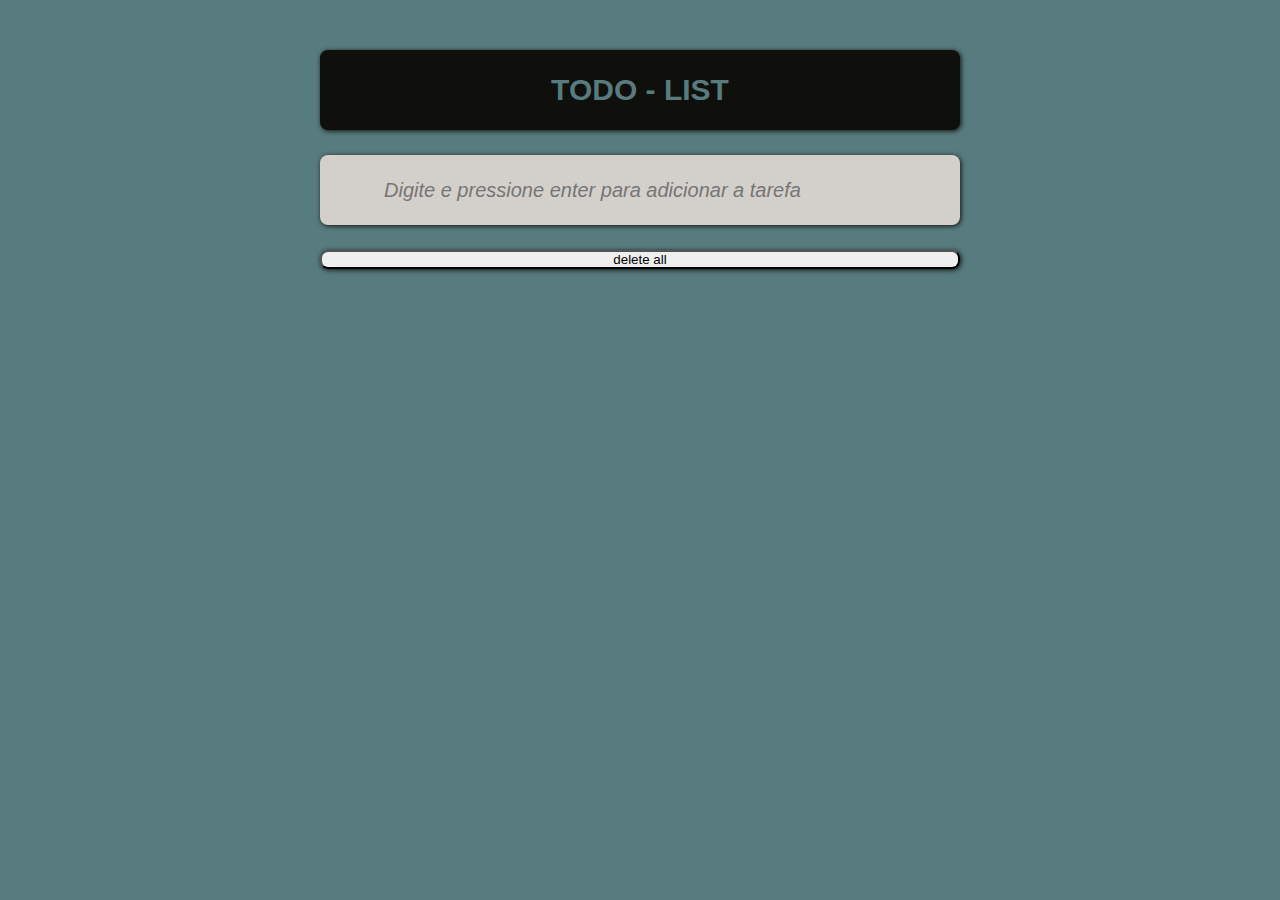
<file: Tolist/index.html>
<!DOCTYPE html>
<html lang="pt-br">
<head>
    <meta charset="UTF-10">
    <meta name="viewport" content="width=device-width, initial-scale=-1.0">
    <link rel="stylesheet" href="style.css">
    <title>todo-list</title>
</head>
<body>
    <div class="todo">
        <div class="todo__title">
            TODO - LIST
        </div>
        <div class="todo__new-item" id="newItem">
        
            <input type="text" placeholder="Digite e pressione enter para adicionar a tarefa">
            
        </div>
        <div class="delete__all" id='deleteAll'>
            <input type="button" value="delete all">
        </div>
            
        <div class="todo__list" id='todoList'>
        </div>

        
    </div>
    <script src="appLeticia.js"></script>

</body>
</html>
</file>
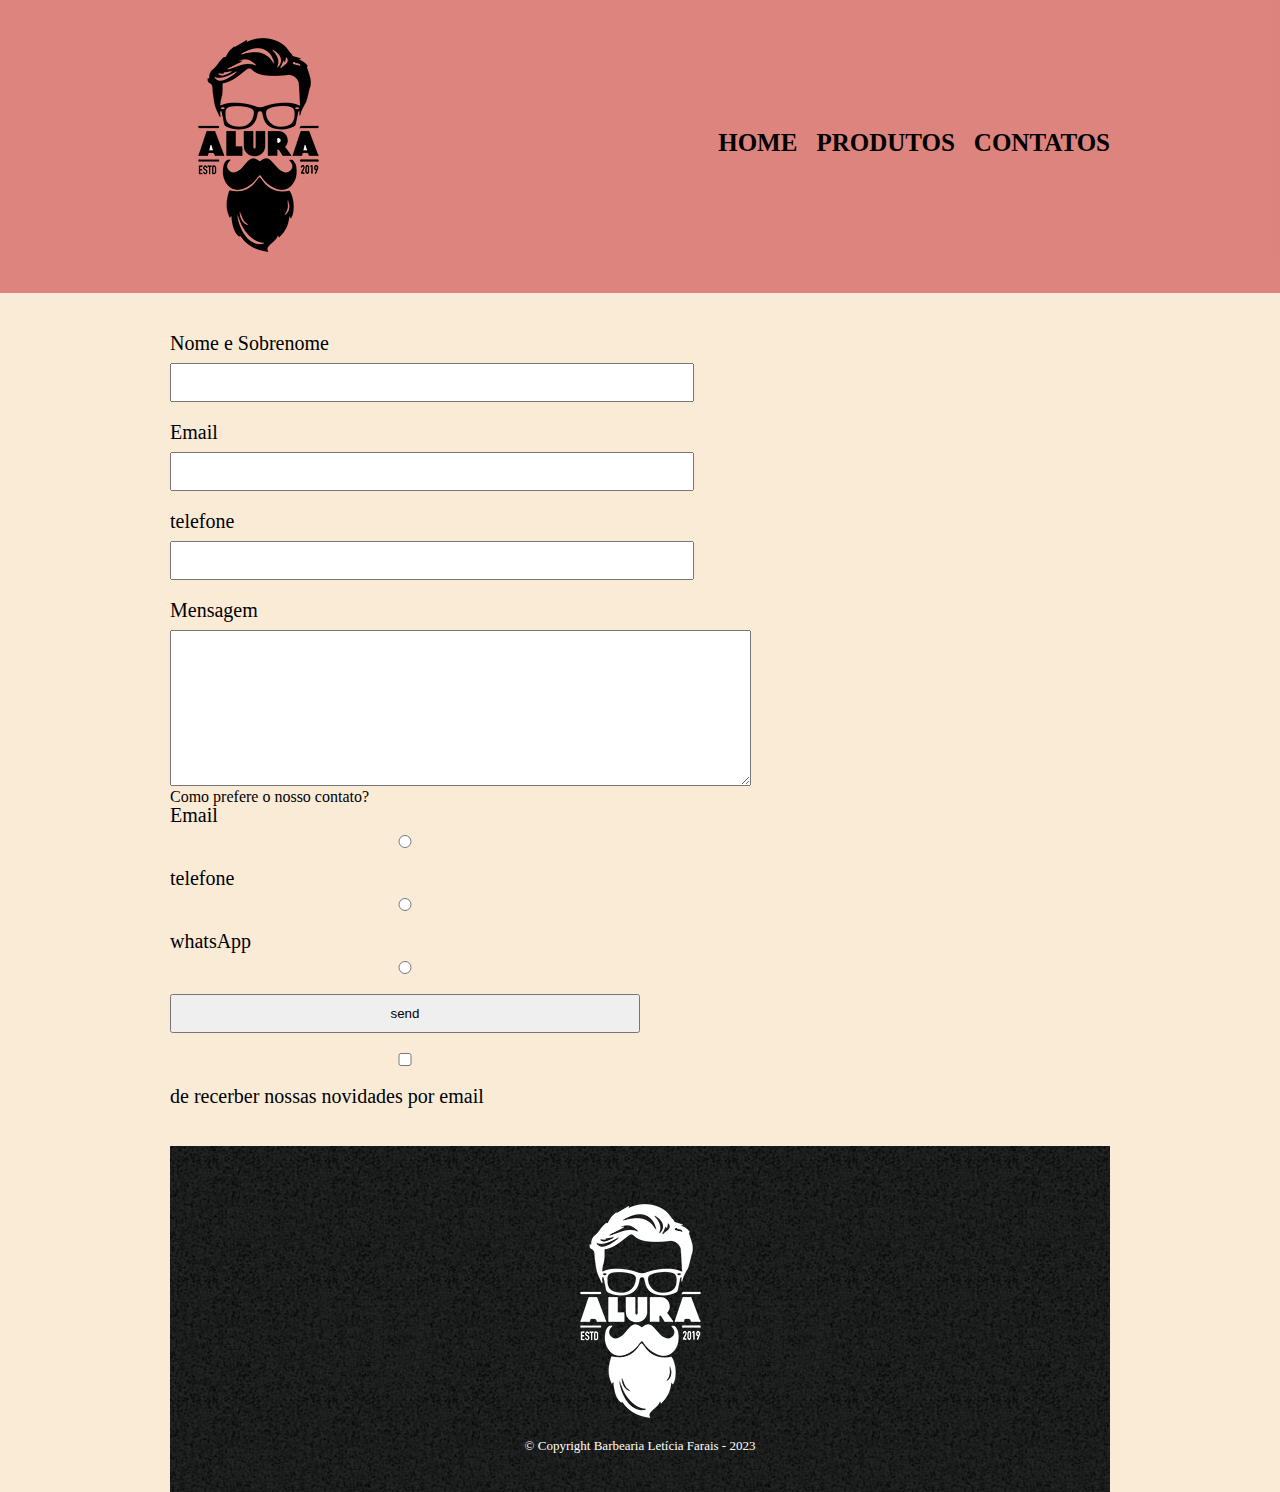
<file: BarbeariaAlura/contato.html>
<!DOCTYPE html>
<html lang="pt-br">
<head>
    <meta charset="UTF-8">
    <meta http-equiv="X-UA-Compatible" content="IE=edge">
    <meta name="viewport" content="width=device-width, initial-scale=1.0">
    <title>Contato</title>
    <link rel="stylesheet" href="reset.css">
    <link rel="stylesheet" href="contato.css">

</head>
<body>
    <header>
        <div class="caixa"> 
            <h1><img src="img\logo.png"></h1>
            <nav> 
                <ul>
                    <li><a href="index.html" >Home</a></li>
                    <li><a href="produtos.html">Produtos</a></li>
                    <li><a href="contatos.html">Contatos</a></li>
                </ul>
            </nav>
        </div>
    </header>
    <main>
        <form>
            <label for="nomesobrenome">Nome e Sobrenome</label>
            <input type="text" id="nomesobrenome">
            
            <label for="email">Email</label>
            <input type="text" id="email">
            
            <label for="telefone">telefone</label>
            <input type="text" id="telefone">

            <label for="mensagem">Mensagem</label>
            <textarea cols="70" rows="10" id="mensagem"></textarea>

            <div>
                <p id="contatopreferencia-texto">Como prefere o nosso contato?</p> 
    
                <label for="radio-email">Email</label>
                <input type="radio" name="contato" value="email" id="radio-email">
                
                <label for="radio-telefone">telefone</label>
                <input type="radio" name="contato" value="telefone" id="radio-telefone">
                
                <label for="radio-whatsApp">whatsApp</label>
                <input type="radio" name="contato" value="whatsApp" id="radio-whatsApp">
    
                <input type="submit" value="send" id="radio-email">
            </div>

            <label><input type="checkbox"> de recerber nossas novidades por email</label>
            
        </form>
        <footer> 
            <img src="img\logo-branco.png">
            <p class="copyright">&copy; Copyright Barbearia Letícia Farais - 2023</p>
        </footer>
    </main>
</body>
</html>
</file>
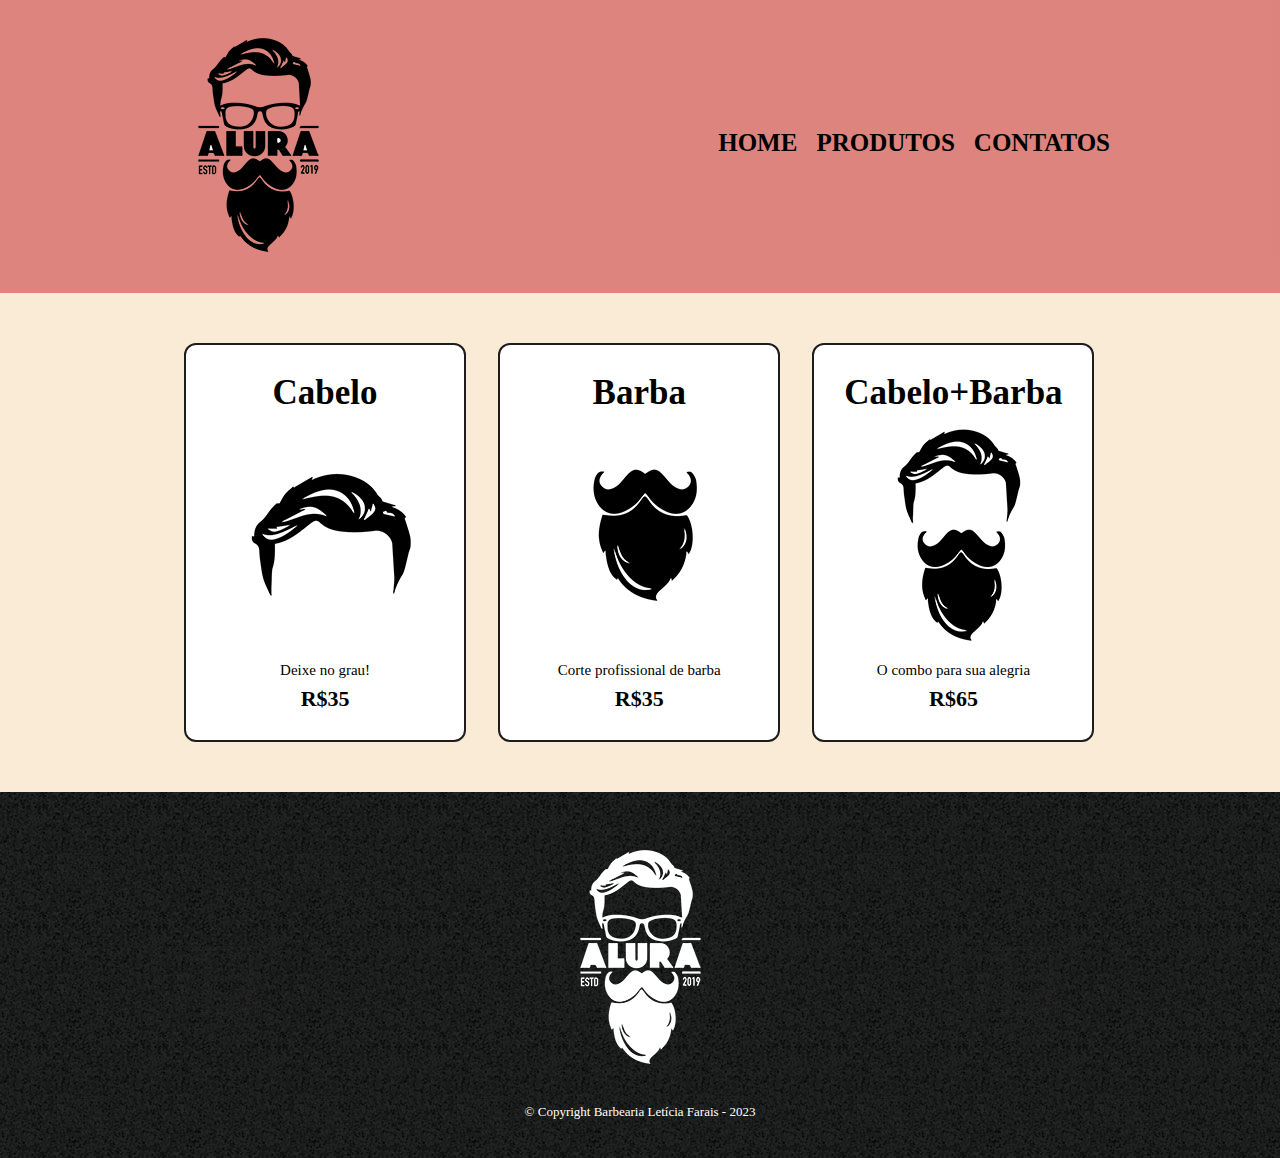
<file: BarbeariaAlura/produtos.html>
<!DOCTYPE html>
<html lang="pt-br">
<head>
    <meta charset="UTF-8">
    <meta http-equiv="X-UA-Compatible" content="IE=edge">
    <meta name="viewport" content="width=device-width, initial-scale=1.0">
    <link rel="stylesheet" href="reset.css">
    <link rel="stylesheet" href="produtos.css">
    <title>Barbearia Produtos</title>
</head>
<body>
    <header>
        <div class="caixa"> 
            <h1><img src="img\logo.png"></h1>
            <nav> 
                <ul>
                    <li><a href="index.html" >Home</a></li>
                    <li><a href="produtos.html">Produtos</a></li>
                    <li><a href="contatos.html">Contatos</a></li>
                </ul>
            </nav>
        </div>
    </header>
    <main>
        <ul class="produtos"> 
            <li>
                <h2>Cabelo</h2>
                <img src="img\cabelo.jpg">
                <p class="produtos-descricao">Deixe no grau!</p>
                <p class="produtos-preco">R$35</p>
            </li>
            <li>
                <h2>Barba</h2>
                <img src="img\barba.jpg">
                <p class="produtos-descricao">Corte profissional de barba</p>
                <p class="produtos-preco">R$35</p>
            </li>
            <li>
                <h2>Cabelo+Barba</h2>
                <img src="img\cabelo+barba.jpg">
                <p class="produtos-descricao">O combo para sua alegria</p>
                <p class="produtos-preco">R$65</p>
            </li>
        </ul>
    </main> 
    <footer> 
        <img src="img\logo-branco.png">
        <p class="copyright">&copy; Copyright Barbearia Letícia Farais - 2023</p>
    </footer>
</body>
</html>
</file>
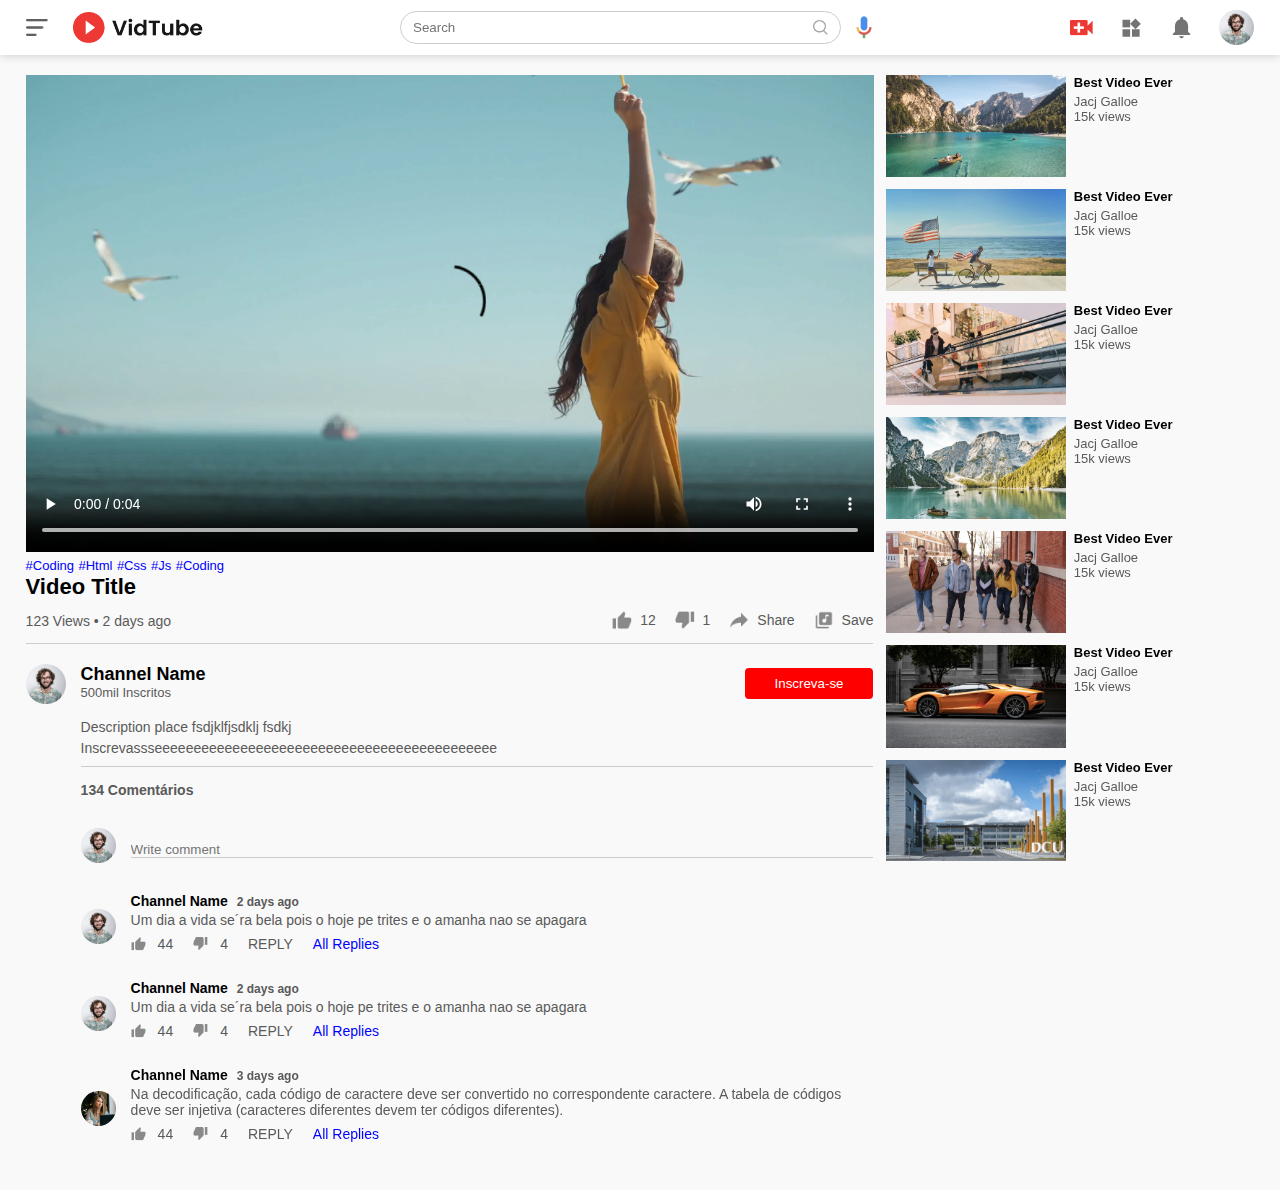
<file: Youtube/play-video.html>
<!DOCTYPE html>
<html lang="en">
<head>
    <meta charset="UTF-8">
    <meta http-equiv="X-UA-Compatible" content="IE=edge">
    <meta name="viewport" content="width=device-width, initial-scale=1.0">
    <title>Play Video</title>
    <link rel="stylesheet" href="style.css">
</head>
<body>
    
    <nav class="flex-div">
        <div class="nav-left flex-div">
            <img src="img/menu.png" class="menu-icon">
            <img src="img/logo.png" class="logo">
        </div>
        <div class="nav-middle flex-div">
            <div class="search-box flex-div">
                <input type="" placeholder="Search">
                <img src="img/search.png">
            </div>
            <img src="img/voice-search.png" class="mic-icon">
        </div>
        <div class="nav-right flex-div">
            <img src="img/upload.png">
            <img src="img/more.png">
            <img src="img/notification.png">
            <img src="img/Jack.png" class="user-icon">
        </div>
    </nav>


<div class="container play-container">
    <div class="row">
        <div class="play-video">
            <video controls autoplay>
                <source src="img/video.mp4" type="video/mp4">
            </video>
            <div class="tags">
                <a href="">#Coding</a>
                <a href="">#Html</a>
                <a href="">#Css</a>
                <a href="">#Js</a>
                <a href="">#Coding</a>
            </div>
            <h3>Video Title</h3>
            <div class="play-video-info">
                <p>123 Views &bull; 2 days ago</p>
                <div>
                    <a href=""><img src="img/like.png">12</a>
                    <a href=""><img src="img/dislike.png">1</a>
                    <a href=""><img src="img/share.png">Share</a>
                    <a href=""><img src="img/save.png">Save</a>
                </div>
            </div>
            <hr>
            <div class="publisher">
                <img src="img/Jack.png" alt="">
                <div>
                    <p>Channel Name</p>
                    <span>500mil Inscritos</span>
                </div>
                <button type="button">Inscreva-se</button>
            </div>
            <div class="video-description">
                <p>Description place fsdjklfjsdklj fsdkj</p>
                <p>Inscrevassseeeeeeeeeeeeeeeeeeeeeeeeeeeeeeeeeeeeeeeeeeee</p>
                <hr>
                <h4>134 Comentários</h4>

                <div class="add-comment">
                    <img src="img/Jack.png">
                    <input type="text" placeholder="Write comment">
                </div>

                <div class="old-comment">
                    <img src="img/Jack.png">
                    <div>
                        <h3>Channel Name <span>2 days ago</span></h3>
                        <p> Um dia a vida se´ra bela pois o hoje pe trites e o amanha nao 
                            se apagara
                        </p>
                        <div class="comment-action">
                            <img src="img/like.png">
                            <span>44</span>
                            <img src="img/dislike.png">
                            <span>4</span>
                            <span>REPLY</span>
                            <a href="">All Replies</a>
                        </div>
                    </div>
                </div>
                <div class="old-comment">
                    <img src="img/Jack.png">
                    <div>
                        <h3>Channel Name <span>2 days ago</span></h3>
                        <p> Um dia a vida se´ra bela pois o hoje pe trites e o amanha nao 
                            se apagara
                        </p>
                        <div class="comment-action">
                            <img src="img/like.png">
                            <span>44</span>
                            <img src="img/dislike.png">
                            <span>4</span>
                            <span>REPLY</span>
                            <a href="">All Replies</a>
                        </div>
                    </div>
                </div>
                <div class="old-comment">
                    <img src="img/cameron.png">
                    <div>
                        <h3>Channel Name <span>3 days ago</span></h3>
                        <p> 
                            Na decodificação, cada código de caractere deve ser convertido no correspondente 
                            caractere. A tabela de códigos deve ser injetiva (caracteres diferentes devem ter códigos diferentes). 
                        </p>
                        <div class="comment-action">
                            <img src="img/like.png">
                            <span>44</span>
                            <img src="img/dislike.png">
                            <span>4</span>
                            <span>REPLY</span>
                            <a href="">All Replies</a>
                        </div>
                    </div>
                </div>
            </div>
        </div>
        <div class="right-sidebar">
            <div class="side-video-list">
                <a href="" class="small-thumbnail"><img src="img/thumbnail1.png"></a>
                <div class="video-info">
                    <a href="">Best Video Ever</a>
                    <p>Jacj Galloe</p>
                    <p>15k views</p>
                </div>
            </div>
            <div class="side-video-list">
                <a href="" class="small-thumbnail"><img src="img/thumbnail2.png"></a>
                <div class="video-info">
                    <a href="">Best Video Ever</a>
                    <p>Jacj Galloe</p>
                    <p>15k views</p>
                </div>
            </div>
            <div class="side-video-list">
                <a href="" class="small-thumbnail"><img src="img/thumbnail3.png"></a>
                <div class="video-info">
                    <a href="">Best Video Ever</a>
                    <p>Jacj Galloe</p>
                    <p>15k views</p>
                </div>
            </div>
            <div class="side-video-list">
                <a href="" class="small-thumbnail"><img src="img/thumbnail4.png"></a>
                <div class="video-info">
                    <a href="">Best Video Ever</a>
                    <p>Jacj Galloe</p>
                    <p>15k views</p>
                </div>
            </div>
            <div class="side-video-list">
                <a href="" class="small-thumbnail"><img src="img/thumbnail5.png"></a>
                <div class="video-info">
                    <a href="">Best Video Ever</a>
                    <p>Jacj Galloe</p>
                    <p>15k views</p>
                </div>
            </div>
            <div class="side-video-list">
                <a href="" class="small-thumbnail"><img src="img/thumbnail6.png"></a>
                <div class="video-info">
                    <a href="">Best Video Ever</a>
                    <p>Jacj Galloe</p>
                    <p>15k views</p>
                </div>
            </div>
            <div class="side-video-list">
                <a href="" class="small-thumbnail"><img src="img/thumbnail7.png"></a>
                <div class="video-info">
                    <a href="">Best Video Ever</a>
                    <p>Jacj Galloe</p>
                    <p>15k views</p>
                </div>
            </div>
        </div>
    </div>
</div>    

</body>
</html>
</file>
<file: Tolist/style.css>
:root{
    --primary-color: #587b7f;
    --secondary-color: #0F0F0B;
}

*{
    margin: 0;
    padding: 0;
    box-sizing: border-box;
    border-radius: 8px;
}

html {
    font-size: 62.5%;
}

body {
    background-color: var(--primary-color);
    font: bold 2rem 'Open Sans', sans-serif;
}

.todo {
    display: flex;
    width: 50vw;
    flex-direction: column;
    align-items: center;
    margin: 0 auto;
    gap: 15px;
}

.todo__title {
    display: flex;
    background-color: var(--secondary-color);
    width: 100%;
    height: 80px;
    justify-content: center;
    align-items: center;
    margin-top: 50px;
    box-shadow: 1px 1px 5px var(--secondary-color);
    font-size: 3rem;
    color: var(--primary-color);
}


.todo__list {
    display: flex;
    width: 100%;
    flex-direction: column;
    gap: 10px;
}

.delete__all {
    display: flex;
    width: 100%;
    flex-direction: column;
    gap: 10px;
    color: #d3d0cb;
    box-shadow: 1px 1px 5px var(--secondary-color);
}
.todo__item{
    display: flex;
    width: 100%;
    height: 60px;
    justify-content: space-between;
    align-items: center;
    padding: 5px;
    box-shadow: 1px 1px 5px var(--secondary-color);
}
.todo__item > div {
    width: 80%;
}
.todo__item:hover {
    cursor: pointer;
    transition: all .5s ease;
    background-color: var(--secondary-color);
    color: var(--primary-color);
}


.todo__item > input[type='text'] {
    border: none;
    width: 80%;
    font: inherit;
}

.todo__item > input[type='button'],
.todo__item > input[type='checkbox'] {
    width: 30px;
    height: 30px;
    font: inherit;
    background-color: var(--secondary-color);
    color: #d3d0c1;
    box-shadow: 1px 1px 5px var(--secondary-color);
}


.todo__item > input[type='checkbox']:checked  + div {
    text-decoration:line-through;
    
}

.todo__new-item{
    display: flex;
    background-color: #d3d0cb;
    width: 100%;
    height: 70px;
    border-radius: 8px;
    justify-content: space-evenly;
    padding: 10px 0;
    box-shadow: 1px 1px 5px var(--secondary-color);
    margin: 10px;
    font: inherit;
}

.todo__new-item > input{
    background-color: #d3d0cb;
    border: none;
    width: 80%;
    outline: none;
    font: inherit;
}

.todo__new-item > input::placeholder {
    font-style: italic;
    font-weight: normal;
}
</file>
<file: BarbeariaAlura/contato.css>
header {
    background-color: rgba(204, 74, 74, 0.644);
    padding: 20px 0;
}

.caixa{
    position: relative;
    width: 940px;
    margin: 0 auto;
}
nav{
    position: absolute;
    top: 110px;
    right: 0;

}
nav li{
    display: inline;
    margin: 0 0 0 15px;
}

nav a {
    text-transform: uppercase;
    color: #000000;
    font-weight: bold;
    font-size: 25px;
    text-decoration: none;

}

nav a:hover{
    color:pink;
    text-decoration: underline;
}

body {
    background-color: antiquewhite;
}

main {
    width: 940px;
    margin: 0 auto;
}

form {
    margin: 40px 0px;
}
form label{
    display: block;
    margin: 0 0 10px;
    font-size: 20px;
}

form input{
    display: block;
    margin: 0 0 20px;
    padding: 10px 25px;
    width: 50%;
}

form{
    margin: 40px 0px;
}

footer {
    background: url(img/bg.jpg);
    width: 100%;
    text-align: center;
    padding: 40px 0px;
    
}

.copyright {
    color: white;
    font-size: 13px;
}
</file>
<file: BarbeariaAlura/produtos.css>
header {
    background-color: rgba(204, 74, 74, 0.644);
    padding: 20px 0;
}

.caixa{
    position: relative;
    width: 940px;
    margin: 0 auto;
}
nav{
    position: absolute;
    top: 110px;
    right: 0;

}
nav li{
    display: inline;
    margin: 0 0 0 15px;
}

nav a {
    text-transform: uppercase;
    color: #000000;
    font-weight: bold;
    font-size: 25px;
    text-decoration: none;

}

nav a:hover{
    color:pink;
    text-decoration: underline;
}

body {
    background-color: antiquewhite;
}
.produtos {
    width: 940px;
    margin: 0 auto;
    padding: 50px 0;
    
}
.produtos li{
    display: inline-block;
    text-align: center;
    width: 30%;
    vertical-align: center;
    margin: 0 1.5%;
    padding: 30px 20px;
    box-sizing: border-box;
    border: 2px solid rgb(31, 28, 28);
    border-radius: 12px;
    background-color: white;
}

.produtos li:hover{
    border-color: pink;
}

.produtos li:active{
    border-color: rgba(204, 74, 74, 0.644);
}

.produtos li h2:hover{
    font-size: 40px;
}

.produtos h2 {
    font-size: 35px;
    font-weight: bold;
}

.produtos-preco {
    font-size: 22px;
    font-weight: bold;
    margin-top: 10px;
}
.produtos-descricao{
    font-size: 15px;
    font-weight:500;
}

footer {
    background: url(img/bg.jpg);
    text-align: center;
    padding: 40px 0px;
}

.copyright {
    color: white;
    font-size: 13px;
    margin-top: 20px;
}
</file>
<file: Youtube/style.css>
*{
    margin: 0;
    padding: 0;
    font-family: 'poppins', sans-serif;
    box-sizing: border-box;
}
a{
    text-decoration: none;
    color: #5a5a5a;
}
img{
    cursor: pointer;
}
.flex-div{
    display: flex;
    align-items: center;
}
nav{
    padding: 10px 2%;
    justify-content:space-between;
    box-shadow: 0 0 10px rgba(0,0,0,0.2);
    background-color: #fff;
    position: sticky;
    top: 0;
    z-index: 10;
}
.nav-right img{
    width: 25px;
    margin-right: 25px;
}
.nav-right  .user-icon{
    width: 35px;
    border-radius: 50%;
    margin-right: 0px;
}
.nav-left .menu-icon{
    width: 22px;
    margin-right: 25px;
}
.nav-left .logo{
    width: 130px;
}
.nav-middle .mic-icon{
    width: 16px;   
}
.nav-middle .search-box{
    border: 1px solid #ccc;
    margin-right: 15px;
    padding: 8px 12px;
    border-radius: 25px;
}
.nav-middle .search-box input{
    width: 400px;
    border: 0px;
    outline: 0px;
    background: transparent;
}
.nav-middle .search-box img{
    width: 15px;
}
/*------------sidebar--------------*/
.sidebar{
    background: #fff;
    width: 15%;
    height: 100vh;
    position: fixed;
    top: 0;
    padding-left: 2%;
    padding-top: 80px;
}
.shortcut-links a img{
    width: 20px;
    margin-right: 20px;
}
.shortcut-links a{
    display: flex;
    align-items: center;
    margin-bottom: 20px;
    width: fit-content;
    flex-wrap: wrap;
}
.shortcut-links a:first-child{
    color: #ed3833;
}
.sidebar hr{
    border: 0;
    height: 1px;
    background: #ccc;
    width: 85%;
}
.subscribed-list h3{
    font-size: 13px;
    margin: 20px 0;
    color: #5a5a5a;
}
.subscribed-list a {
    display: flex;
    align-items: center;
    margin-bottom: 20px;
    width: fit-content;
    flex-wrap: wrap;
}
.subscribed-list a img {
    width: 25px;
    border-radius: 50%;
    margin-right: 20px;
}
.small-sidebar {
    width: 5%;
}
.small-sidebar a p{
    display: none;
}
.small-sidebar h3{
    display: none;
}
.small-sidebar hr{
    width: 50%;
    margin-bottom: 25px;
}
/*---------------,main-----------*/
.container{
    background: #f9f9f9;
    padding-left: 17%;
    padding-right: 2%;
    padding-top: 20px;
    padding-bottom: 20px;
}
.large-container{
    padding-left: 7%;
}
.banner{
    width: 100%;
}
.banner img{
    width: 100%;
    border-radius: 8px;
}
.list-container{
    display: grid;
    grid-template-columns: repeat(auto-fit, minmax(250px,1fr));
    grid-column-gap: 16px;
    grid-row-gap: 30px;
    margin-top: 15px;
}

.video-list .thumbnail{
    width: 100%;
    border-radius: 5px;
}
.video-list .flex-div{
    align-items: flex-start;
    margin-top: 7px;
}
.video-list .flex-div img{
    width: 35px;
    margin-right: 10px;
    border-radius: 50%;
}
.video-info{
    color: #5a5a5a;
    font-size: 13px;
}
.video-info a{
    color: #000;
    font-weight: 600;
    display: block;
    margin-bottom: 4px;
}

@media (max-width: 900px){
    .menu-icon{
        display: none;

    }
    .sidebar{
        display: none;
    }
    .container, .large-container{
        padding-left: 5%;
        padding-right: 5%;
    }
    .nav-right img{
        display: none;
    }
    .nav-right .user-icon{
        display: block;
        width: 30px;
    }
    .nav-middle .search-box input{
        width: 100px;
    }
    .nav-middle .mic-icon{
        display: none;
    }
    .logo {
        width: 90px;
    }
}


/*--------------------play video page----------------*/

.play-container{
    padding-left: 2%;
}
.row{
    display: flex;
    justify-content: space-between;
    flex-wrap: wrap;
}
.play-video{
    flex-basis: 69%;
}
.right-sidebar{
    flex-basis: 30%;
}

.play-video video{
    width: 100%;
}

.side-video-list{
    display: flex;
    justify-content: space-between;
    margin-bottom: 8px;
}
.side-video-list img{
    width:100%;
}

.side-video-list .small-thumbnail{
    flex-basis: 49%;
}

.side-video-list .video-info{
    flex-basis: 49%;
}

.play-video .tags a{
    color: #0000ff;
    font-size: 13px;
}
.play-video h3{
    font-weight: 600;
    font-size: 22px;
}

.play-video .play-video-info{
    display: flex;
    align-items: center;
    justify-content: space-between;
    flex-wrap: wrap;
    margin-top: 10px;
    font-size: 14px;
    color: #5a5a5a;
}
.play-video .play-video-info a img{
    width: 20px;
    margin-right: 8px;
}

.play-video .play-video-info a{
    display: inline-flex;
    align-items: center;
    margin-left: 15px;
}
.play-video hr{
    border: 0;
    height: 1px;
    background: #ccc;
    margin: 10px 0;
}
.publisher{
    display: flex;
    align-items: center;
    margin-top: 20px;
}

.publisher div{
    flex: 1;
    line-height: 18px;
}
.publisher img{
    width: 40px;
    border-radius: 50%;
    margin-right: 15px;
}

.publisher div p{
    color: #000;
    font-weight: 600;
    font-size: 18px;
}

.publisher div span{
    font-size: 13px;
    color: #5a5a5a;
}
.publisher button{
    background: red;
    color: #fff;
    padding: 8px 30px;
    border: 0;
    outline: 0;
    border-radius: 4px;
    cursor: pointer;

}
.video-description{
    padding-left: 55px;
    margin: 15px 0px;
}

.video-description p{
    font-size: 14px;
    margin-bottom: 5px;
    color: #5a5a5a;
}
.video-description h4{
    font-size: 14px;
    margin-top: 15px;
    color: #5a5a5a;
}
.add-comment {
    display: flex;
    align-items: center;
    margin: 30px 0;
}

.add-comment img{
    width: 35px;
    border-radius: 50%;
    margin-right: 15px;
}

.add-comment input{
    border: 0;
    outline: 0;
    border-bottom: 1px solid #ccc;
    width: 100%;
    padding-top: 10px;
    background: transparent;
}

.old-comment{
    display: flex;
    align-items:center;
    margin: 20px 0px;
}

.old-comment img{
    width: 35px;
    border-radius: 50%;
    margin-right: 15px;
}

.old-comment h3{
    font-size: 14px;
    margin-bottom: 3px;
}

.old-comment h3 span{
    font-size: 12px;
    color: #5a5a5a;
    margin-left: 5px;
}
.old-comment .comment-action{
    display: flex;
    align-items: center;
    margin: 8px 0;
    font-size: 14px;
}
.old-comment .comment-action img{
    border-radius: 0;
    width: 15px;
    margin-right: 12px;
}
.old-comment .comment-action span{
    margin-right: 20px;
    color: #5a5a5a;
}
.old-comment .comment-action a{
    color: blue;
}

@media (max-width: 900px){
    .play-video{
        flex-basis: 100%;
    }
    .right-sidebar{
        flex-basis: 100%;
    }
    .play-container{
        padding-left: 5%;
    }
    .video-description{
        padding-left: 0;
    }
    .play-video .play-video-info a{
        margin-left: 0px;
        margin-right: 15px;
        margin-top: 15px;
    } 
}
</file>
